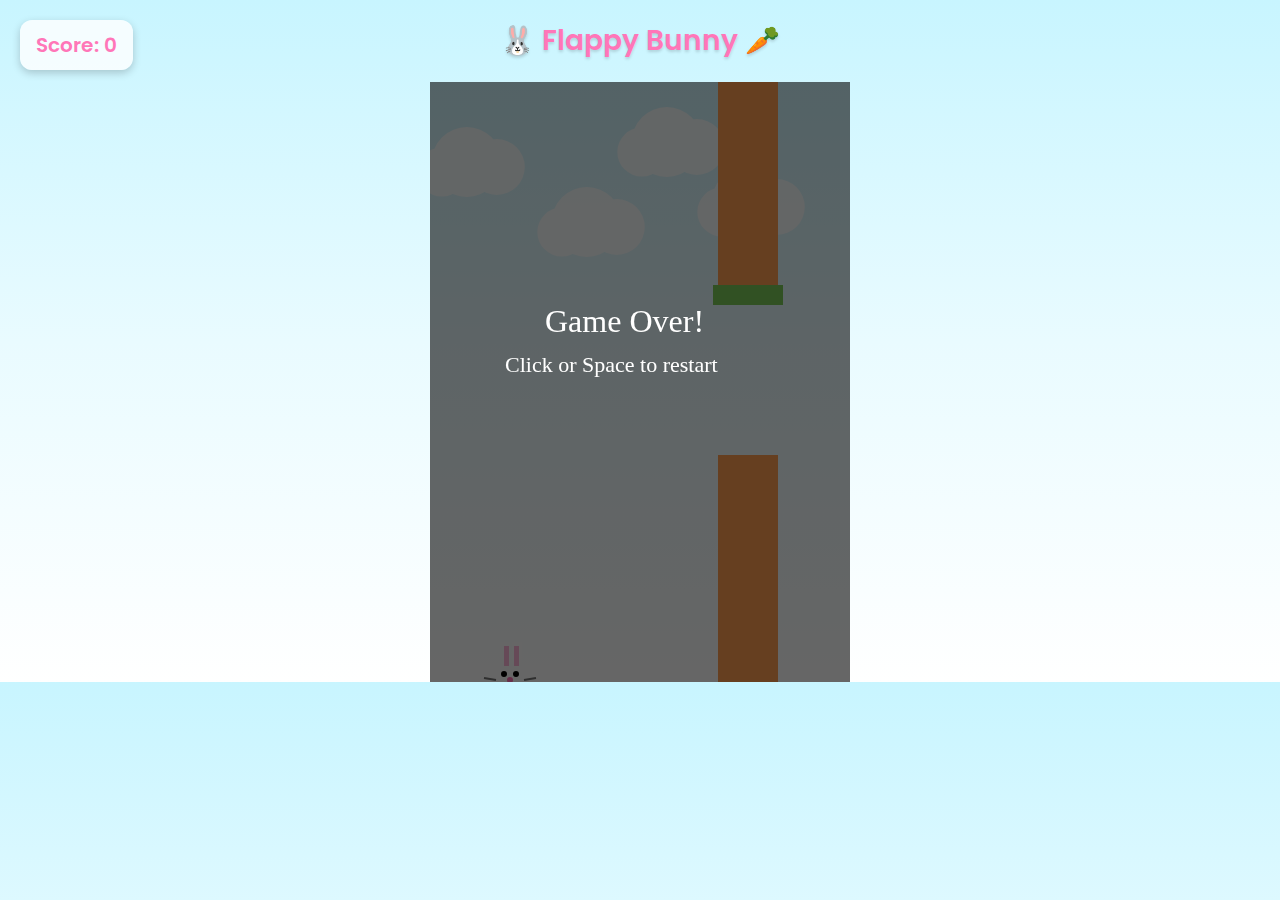
<file: flappybunny.html>
<!doctype html>
<html lang="en">
<head>
<meta charset="utf-8">
<meta name="viewport" content="width=device-width, initial-scale=1">
<title>Flappy Bunny</title>
<link href="https://fonts.googleapis.com/css2?family=Poppins:wght@300;400;600&display=swap" rel="stylesheet">

<style>
  body {
    margin: 0;
    background: linear-gradient(#c8f5ff 0%, #e9fbff 50%, #ffffff 100%);
    font-family: "Poppins", sans-serif;
    overflow: hidden;
  }

  header {
    text-align: center;
    padding: 20px;
    font-size: 28px;
    font-weight: 600;
    color: #ff76b8;
    text-shadow: 0 2px 3px rgba(0,0,0,0.15);
  }

  #gameCanvas {
    display: block;
    margin: 0 auto;
    background: transparent;
  }

  #scoreBox {
    position: absolute;
    top: 20px;
    left: 20px;
    background: rgba(255,255,255,0.8);
    padding: 10px 16px;
    border-radius: 12px;
    font-size: 20px;
    font-weight: 600;
    color: #ff76b8;
    box-shadow: 0 3px 8px rgba(0,0,0,0.2);
  }
</style>
</head>

<body>

<header>🐰 Flappy Bunny 🥕</header>

<div id="scoreBox">Score: <span id="score">0</span></div>

<canvas id="gameCanvas" width="420" height="600"></canvas>

<!-- 🎵 BACKGROUND MUSIC -->
<audio id="bgMusic" loop>
  <source src="https://cdn.pixabay.com/download/audio/2022/03/15/audio_7abf54c1f3.mp3?filename=happy-kawaii-110266.mp3" type="audio/mpeg">
</audio>

<script>
const canvas = document.getElementById("gameCanvas");
const ctx = canvas.getContext("2d");
const scoreText = document.getElementById("score");
const bgMusic = document.getElementById("bgMusic");

let bunny = {
  x: 80,
  y: 200,
  width: 40,
  height: 40,
  velocity: 0
};

let gravity = 0.4;
let jump = -7;
let pipes = [];
let frameCount = 0;
let score = 0;
let gameOver = false;

// Start music when user interacts (required on browsers)
function startMusic() {
  bgMusic.volume = 0.4;
  bgMusic.play().catch(() => {});
}
canvas.addEventListener("click", startMusic, { once: true });
window.addEventListener("keydown", startMusic, { once: true });

// --- Draw Bunny ---
function drawBunny() {
  ctx.save();
  ctx.translate(bunny.x, bunny.y);

  ctx.fillStyle = "#ffffff";
  ctx.beginPath();
  ctx.ellipse(0, 0, 20, 18, 0, 0, Math.PI * 2);
  ctx.fill();

  ctx.fillStyle = "#ffffff";
  ctx.fillRect(-10, -36, 10, 28);
  ctx.fillRect(2, -36, 10, 28);

  ctx.fillStyle = "#ffb7d9";
  ctx.fillRect(-6, -32, 5, 20);
  ctx.fillRect(4, -32, 5, 20);

  ctx.fillStyle = "#000";
  ctx.beginPath();
  ctx.arc(-6, -4, 3, 0, Math.PI * 2);
  ctx.arc(6, -4, 3, 0, Math.PI * 2);
  ctx.fill();

  ctx.fillStyle = "#ff76b8";
  ctx.beginPath();
  ctx.arc(0, 2, 3, 0, Math.PI * 2);
  ctx.fill();

  ctx.strokeStyle = "#777";
  ctx.lineWidth = 2;
  ctx.beginPath();
  ctx.moveTo(-14, 2); ctx.lineTo(-26, 0);
  ctx.moveTo(-14, 6); ctx.lineTo(-26, 8);
  ctx.moveTo(14, 2); ctx.lineTo(26, 0);
  ctx.moveTo(14, 6); ctx.lineTo(26, 8);
  ctx.stroke();

  ctx.restore();
}

// --- Carrot Pipes ---
function drawPipe(pipe) {
  ctx.fillStyle = "#ff9f52";
  ctx.fillRect(pipe.x, 0, pipe.width, pipe.top);
  ctx.fillRect(pipe.x, pipe.bottom, pipe.width, canvas.height - pipe.bottom);

  ctx.fillStyle = "#7acb58";
  ctx.fillRect(pipe.x - 5, pipe.top - 20, pipe.width + 10, 20);
}

function createPipe() {
  let gap = 150;
  let topPipeHeight = Math.floor(Math.random() * 250) + 50;

  pipes.push({
    x: canvas.width,
    width: 60,
    top: topPipeHeight,
    bottom: topPipeHeight + gap,
    passed: false
  });
}

// --- Clouds ---
function drawCloud(x, y, size = 35) {
  ctx.fillStyle = "rgba(255,255,255,0.8)";
  ctx.beginPath();
  ctx.arc(x, y, size, 0, Math.PI * 2);
  ctx.arc(x + 30, y + 5, size * .8, 0, Math.PI * 2);
  ctx.arc(x - 25, y + 10, size * .7, 0, Math.PI * 2);
  ctx.fill();
}

let clouds = [
  {x: 50, y: 80}, {x: 250, y: 60}, {x: 170, y: 140}, {x: 330, y: 120}
];

// --- Game Loop ---
function update() {
  if (gameOver) return;

  ctx.clearRect(0, 0, canvas.width, canvas.height);

  clouds.forEach(cl => {
    cl.x -= 0.3;
    if (cl.x < -50) cl.x = canvas.width + 50;
    drawCloud(cl.x, cl.y);
  });

  bunny.velocity += gravity;
  bunny.y += bunny.velocity;

  drawBunny();

  if (frameCount % 90 === 0) createPipe();

  pipes.forEach(pipe => {
    pipe.x -= 3;
    drawPipe(pipe);

    if (
      bunny.x + 20 > pipe.x &&
      bunny.x - 20 < pipe.x + pipe.width &&
      (bunny.y - 20 < pipe.top || bunny.y + 20 > pipe.bottom)
    ) {
      endGame();
    }

    if (!pipe.passed && pipe.x + pipe.width < bunny.x) {
      pipe.passed = true;
      score++;
      scoreText.textContent = score;
    }
  });

  pipes = pipes.filter(p => p.x > -80);

  if (bunny.y > canvas.height - 20 || bunny.y < 0) {
    endGame();
  }

  frameCount++;
  requestAnimationFrame(update);
}

function hop() {
  if (gameOver) return;
  bunny.velocity = jump;

  const audio = new AudioContext();
  const osc = audio.createOscillator();
  const gain = audio.createGain();
  osc.frequency.value = 650;
  gain.gain.value = 0.08;
  osc.connect(gain);
  gain.connect(audio.destination);
  osc.start();
  osc.stop(audio.currentTime + 0.1);
}

function endGame() {
  gameOver = true;

  ctx.fillStyle = "rgba(0,0,0,0.6)";
  ctx.fillRect(0, 0, canvas.width, canvas.height);

  ctx.fillStyle = "#fff";
  ctx.font = "32px Poppins";
  ctx.fillText("Game Over!", 115, 250);

  ctx.font = "22px Poppins";
  ctx.fillText("Click or Space to restart", 75, 290);

  window.onclick = restart;
  window.onkeydown = (e)=>{ if (e.code === "Space") restart(); };
}

function restart() {
  bunny = {x:80,y:200,width:40,height:40,velocity:0};
  pipes = [];
  score = 0;
  scoreText.textContent = 0;
  gameOver = false;
  frameCount = 0;

  window.onclick = hop;
  window.onkeydown = handleKey;

  update();
}

// --- SPACEBAR SUPPORT ---
function handleKey(e) {
  if (e.code === "Space") {
    hop();
  }
}

window.onkeydown = handleKey;
canvas.onclick = hop;
update();
</script>

</body>
</html>
</file>
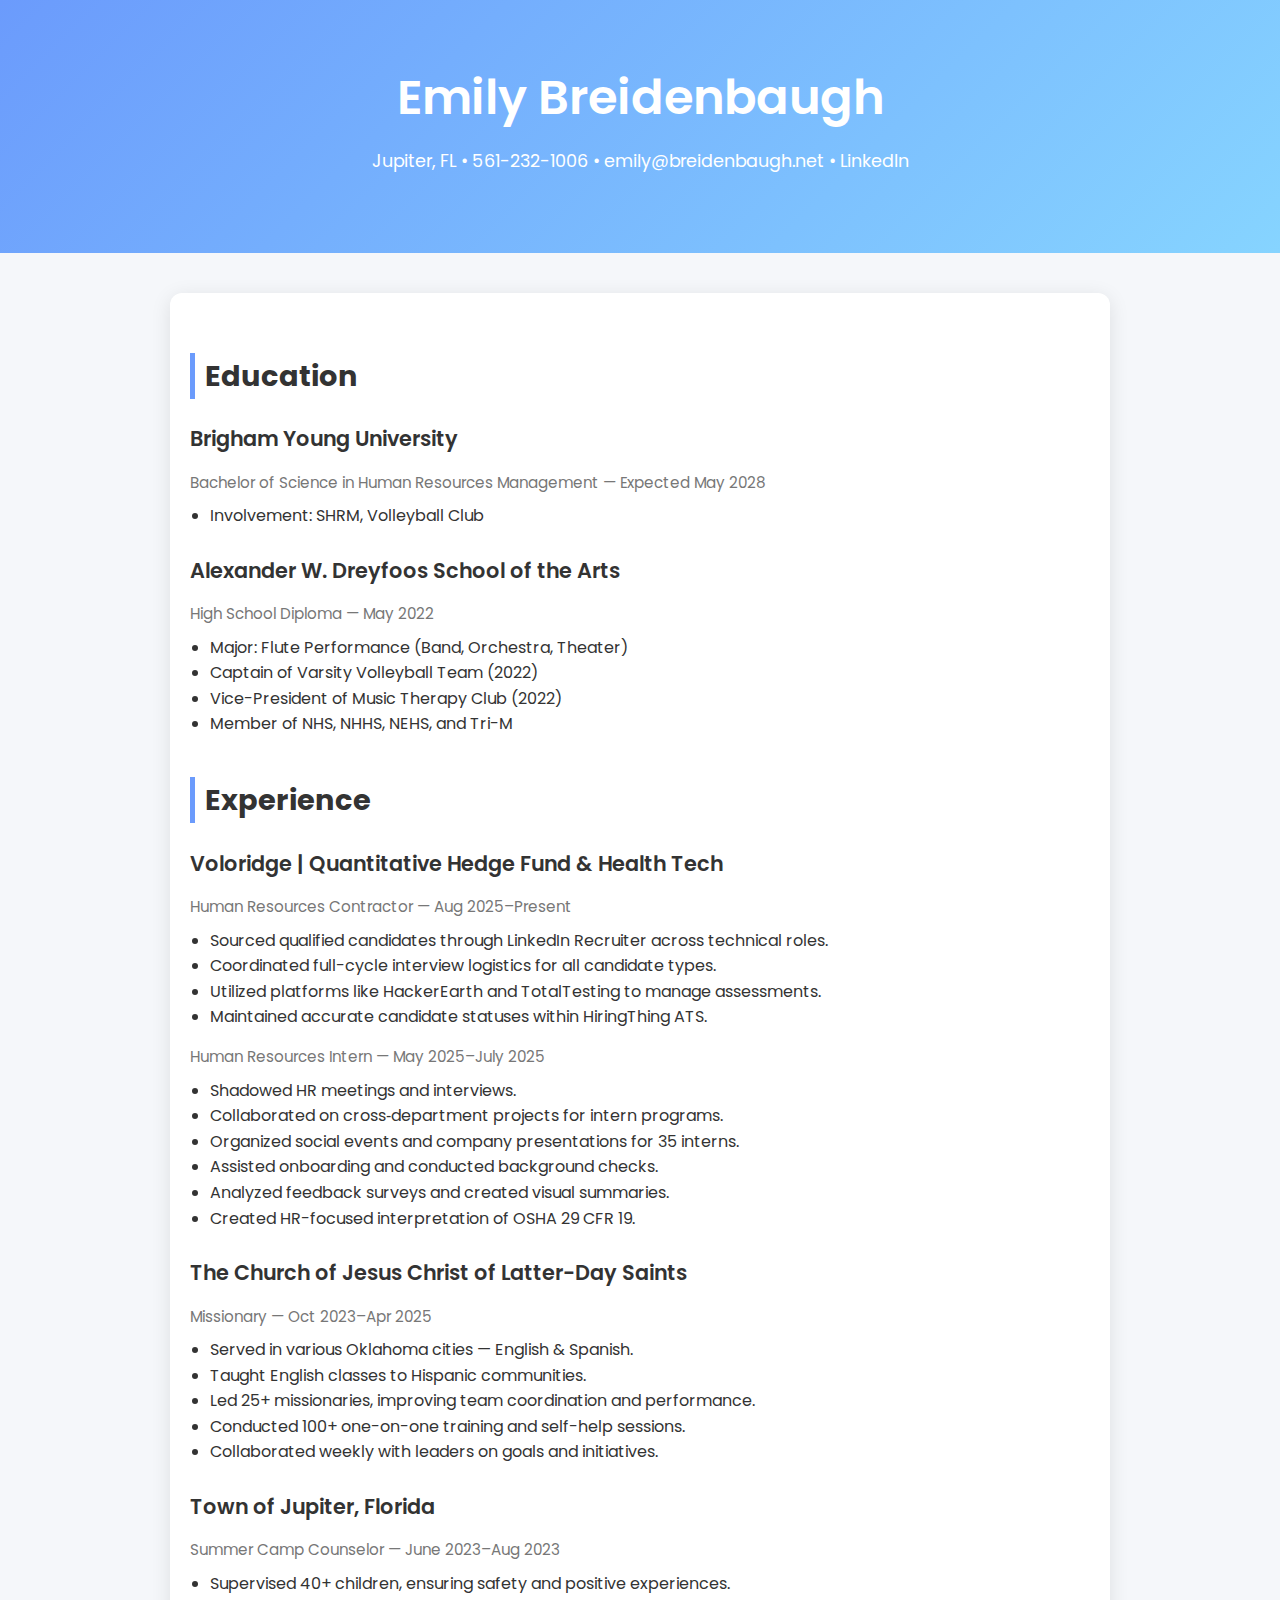
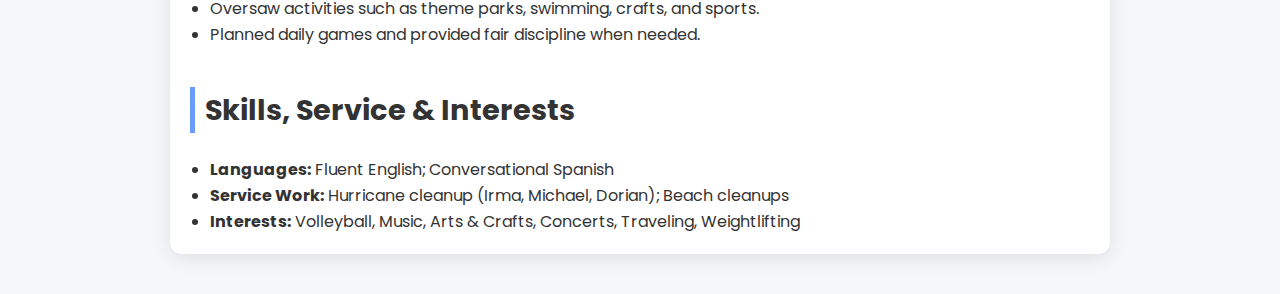
<file: resume.html>
<!DOCTYPE html>
<html lang="en">
<head>
  <meta charset="UTF-8" />
  <meta name="viewport" content="width=device-width, initial-scale=1.0" />
  <title>Emily Breidenbaugh - Resume</title>
  <link href="https://fonts.googleapis.com/css2?family=Poppins:wght@300;400;600&display=swap" rel="stylesheet">
  <style>
    body {
      margin: 0;
      font-family: 'Poppins', sans-serif;
      background: #f5f7fa;
      color: #333;
      line-height: 1.6;
    }
    header {
      background: linear-gradient(135deg, #6b9bfc, #86d4ff);
      color: white;
      padding: 60px 20px;
      text-align: center;
    }
    header h1 {
      margin: 0;
      font-size: 3rem;
      font-weight: 600;
    }
    header p {
      font-size: 1.1rem;
      margin-top: 10px;
    }
    .container {
      max-width: 900px;
      margin: 40px auto;
      padding: 20px;
      background: white;
      border-radius: 12px;
      box-shadow: 0 4px 20px rgba(0, 0, 0, 0.1);
    }
    h2 {
      border-left: 5px solid #6b9bfc;
      padding-left: 10px;
      margin-top: 40px;
      font-size: 1.8rem;
    }
    .section {
      margin-top: 20px;
    }
    .item {
      margin-bottom: 25px;
    }
    .item h3 {
      margin: 0;
      font-size: 1.3rem;
      font-weight: 600;
    }
    .item .sub {
      font-size: 0.95rem;
      color: #777;
      margin-bottom: 8px;
    }
    ul {
      margin: 0;
      padding-left: 20px;
    }
  </style>
</head>
<body>

<header>
  <h1>Emily Breidenbaugh</h1>
  <p>Jupiter, FL • 561-232-1006 • emily@breidenbaugh.net • LinkedIn</p>
</header>

<div class="container">

  <h2>Education</h2>
  <div class="section">
    <div class="item">
      <h3>Brigham Young University</h3>
      <p class="sub">Bachelor of Science in Human Resources Management — Expected May 2028</p>
      <ul>
        <li>Involvement: SHRM, Volleyball Club</li>
      </ul>
    </div>
    <div class="item">
      <h3>Alexander W. Dreyfoos School of the Arts</h3>
      <p class="sub">High School Diploma — May 2022</p>
      <ul>
        <li>Major: Flute Performance (Band, Orchestra, Theater)</li>
        <li>Captain of Varsity Volleyball Team (2022)</li>
        <li>Vice-President of Music Therapy Club (2022)</li>
        <li>Member of NHS, NHHS, NEHS, and Tri-M</li>
      </ul>
    </div>
  </div>

  <h2>Experience</h2>
  <div class="section">
    <div class="item">
      <h3>Voloridge | Quantitative Hedge Fund & Health Tech</h3>
      <p class="sub">Human Resources Contractor — Aug 2025–Present</p>
      <ul>
        <li>Sourced qualified candidates through LinkedIn Recruiter across technical roles.</li>
        <li>Coordinated full-cycle interview logistics for all candidate types.</li>
        <li>Utilized platforms like HackerEarth and TotalTesting to manage assessments.</li>
        <li>Maintained accurate candidate statuses within HiringThing ATS.</li>
      </ul>
      <p class="sub">Human Resources Intern — May 2025–July 2025</p>
      <ul>
        <li>Shadowed HR meetings and interviews.</li>
        <li>Collaborated on cross‑department projects for intern programs.</li>
        <li>Organized social events and company presentations for 35 interns.</li>
        <li>Assisted onboarding and conducted background checks.</li>
        <li>Analyzed feedback surveys and created visual summaries.</li>
        <li>Created HR-focused interpretation of OSHA 29 CFR 19.</li>
      </ul>
    </div>

    <div class="item">
      <h3>The Church of Jesus Christ of Latter-Day Saints</h3>
      <p class="sub">Missionary — Oct 2023–Apr 2025</p>
      <ul>
        <li>Served in various Oklahoma cities — English & Spanish.</li>
        <li>Taught English classes to Hispanic communities.</li>
        <li>Led 25+ missionaries, improving team coordination and performance.</li>
        <li>Conducted 100+ one-on-one training and self-help sessions.</li>
        <li>Collaborated weekly with leaders on goals and initiatives.</li>
      </ul>
    </div>

    <div class="item">
      <h3>Town of Jupiter, Florida</h3>
      <p class="sub">Summer Camp Counselor — June 2023–Aug 2023</p>
      <ul>
        <li>Supervised 40+ children, ensuring safety and positive experiences.</li>
        <li>Oversaw activities such as theme parks, swimming, crafts, and sports.</li>
        <li>Planned daily games and provided fair discipline when needed.</li>
      </ul>
    </div>
  </div>

  <h2>Skills, Service & Interests</h2>
  <div class="section">
    <ul>
      <li><strong>Languages:</strong> Fluent English; Conversational Spanish</li>
      <li><strong>Service Work:</strong> Hurricane cleanup (Irma, Michael, Dorian); Beach cleanups</li>
      <li><strong>Interests:</strong> Volleyball, Music, Arts & Crafts, Concerts, Traveling, Weightlifting</li>
    </ul>
  </div>

</div>

</body>
</html>
</file>
